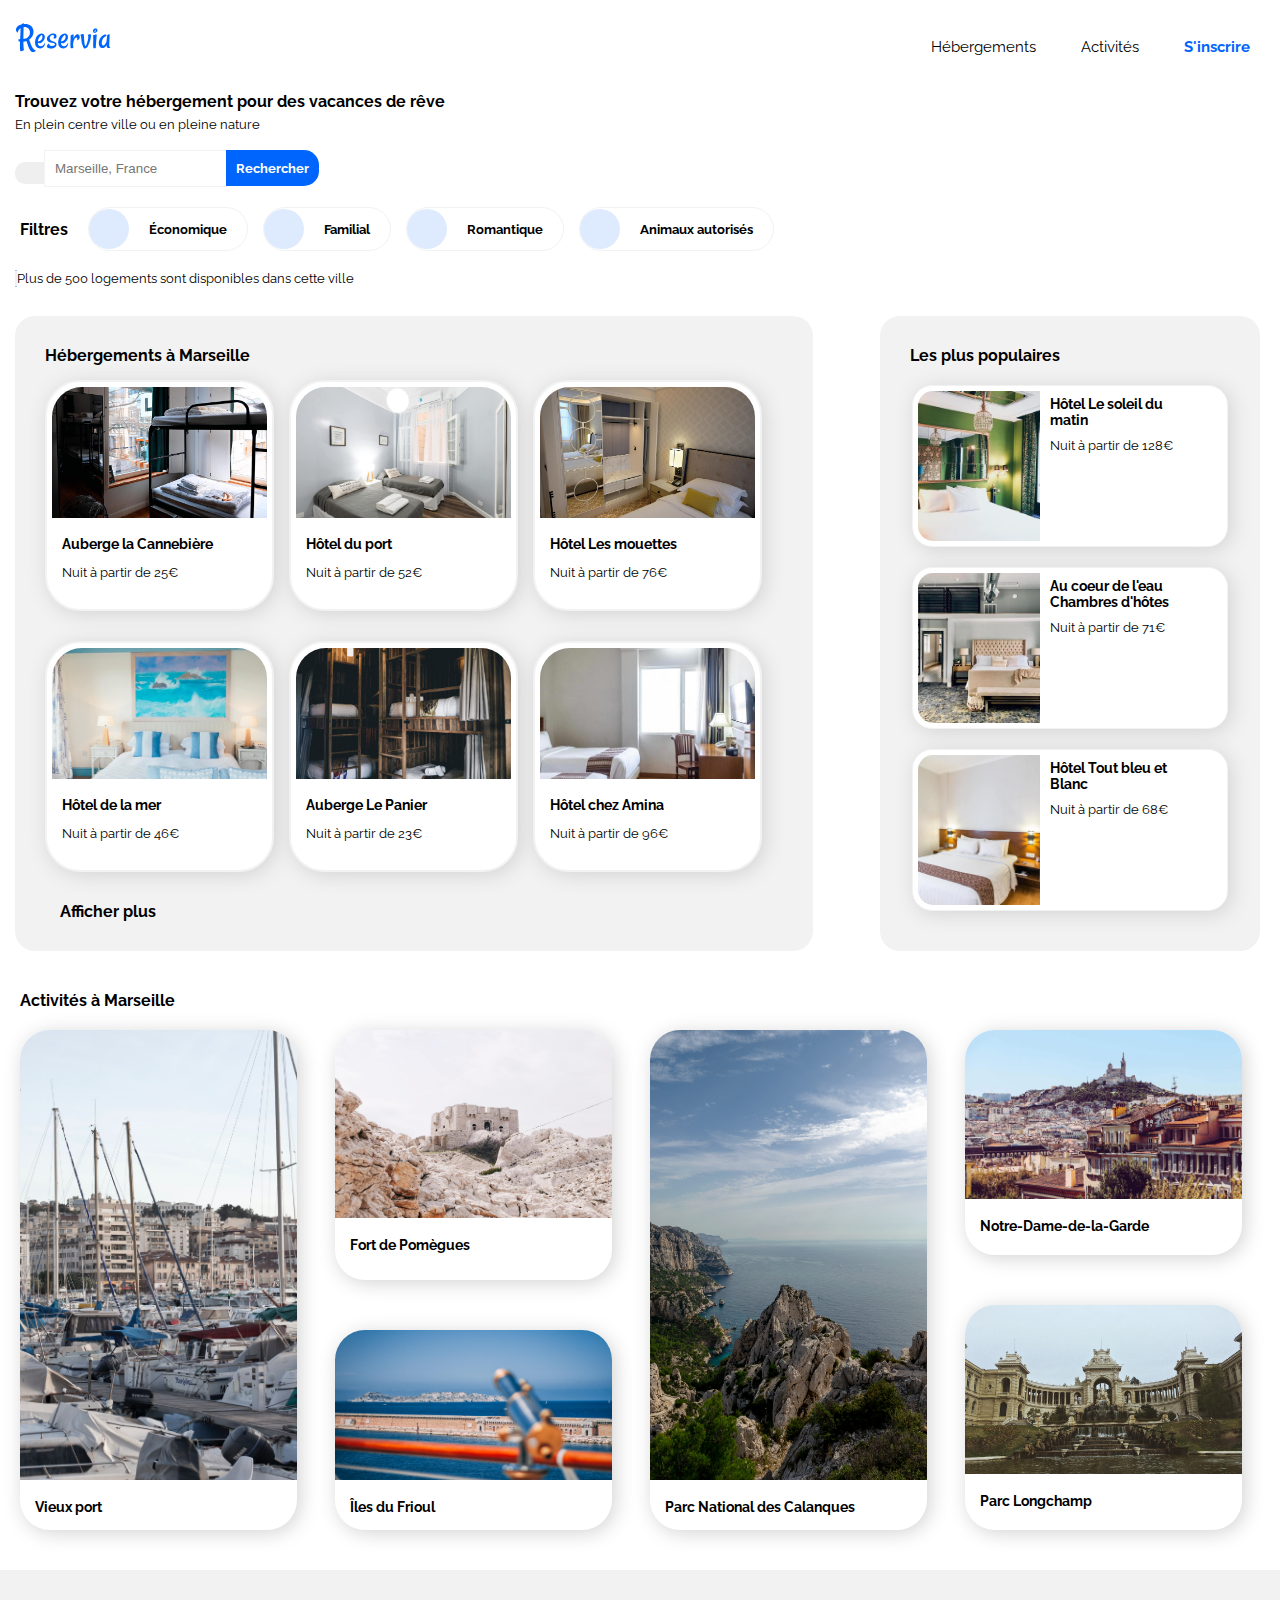
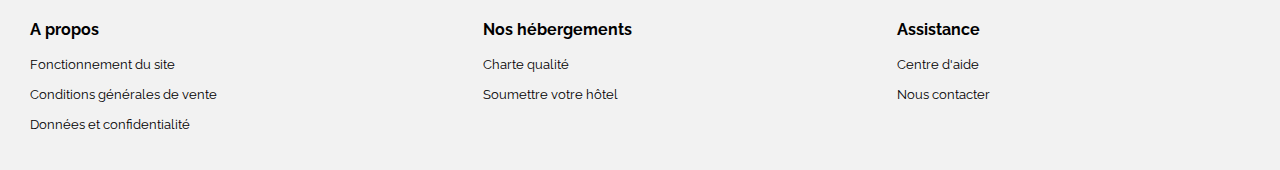
<file: index.html>
<!DOCTYPE html>
<html lang="fr">
    <head>
        <meta charset="UTF-8">
        <meta name="viewport" content="width=device-width, initial-scale=1.0">
        <meta http-equiv="X-UA-Compatible" content="IE=edge">
        <link rel="stylesheet" href="https://pro.fontawesome.com/releases/v5.10.0/css/all.css" integrity="sha384-AYmEC3Yw5cVb3ZcuHtOA93w35dYTsvhLPVnYs9eStHfGJvOvKxVfELGroGkvsg+p" crossorigin="anonymous" />
        <link rel="stylesheet" type="text/css" href="CSS/styles.css">
        <link rel="icon" type="image/png" href="CSS/images/logo/favicon.png">
        <link href="https://fonts.googleapis.com/css2?family=Raleway:wght@300;400;700&display=swap" rel="stylesheet">
        <title>Reservia Accueil</title>
    </head>

    <body>
        <!--Menu du haut-->
        <header>
            <a href="" class="logo-reservia">
                <img src="CSS/images/logo/Reservia.svg" alt="home reservia" title="Accéder à l'accueil">
            </a>

            
            <nav class="top-menu">
                <ul>
                    <li><a href="#heberge-cadre">Hébergements</a></li>
                    <li><a href="#activites">Activités</a></li>
                </ul>
                <a href="" class="subscribe">S'inscrire</a>
            </nav>
            
        
        </header>

        <!--Accueil et Barre de recherche-->
        
        <section class="intro">
            <h1>Trouvez votre hébergement pour des vacances de rêve</h1>
            <p>En plein centre ville ou en pleine nature</p>

            <div class="search-toggle">
            <button class="map-button" type="button"><i class="fas fa-map-marker-alt fa-lg"></i></button>
            <input type="text" id="city" placeholder="Marseille, France" minlength="0" maxlength="32" size="18" />
            <button class="search-button">Rechercher</button>
            <button class="mobile-search"><i class="fas fa-search"></i></button>
            </div>

        </section>
        
        <!--Les Filtres-->
        
        <section class="filters">

            <h2>Filtres</h2>
            <form class="filters-section">
                <button class="filters-button" type="button"><i class="fas fa-money-bill-wave fa-lg"></i> Économique</button>
                <button class="filters-button" type="button"><i class="fas fa-child fa-lg"></i> Familial</button>
                <button class="filters-button" type="button"><i class="fas fa-heart fa-lg"></i> Romantique</button>
                <button class="filters-button" type="button"><i class="fas fa-dog fa-lg"></i> Animaux autorisés</button>
            </form>
        </section>
            <div class="info-search">
                <p><i class="fas fa-info-circle"></i> Plus de 500 logements sont disponibles dans cette ville</p>
            </div>



        <!--Les plus populaires-->

        <section class="populaire">
            <div class="title-populaire">
                <h3>Les plus populaires</h3>
                <i class="fas fa-chart-line ico"></i>
            </div>
            
            <div class="article-populaire">
            <article>
                <a href="">
                    <img class="img-populaire" src="CSS/images/hebergements/4_small/emile-guillemot-Bj_rcSC5XfE-unsplash.jpg" alt="image hotel le soleil du matin">
                </a>
                <div class="text-populaire">
                    <h4>Hôtel Le soleil du <br/>matin</h4>
                    <p>Nuit à partir de 128€</p>
                    <div class="stars-populaire">
                        <i class="fas fa-star"></i>
                        <i class="fas fa-star"></i>
                        <i class="fas fa-star"></i>
                        <i class="fas fa-star"></i>
                        <i class="fas fa-star"></i>
                    </div>
                </div>
            </article>
        
            <article>
                <a href="">
                    <img class="img-populaire" src="CSS/images/hebergements/4_small/aw-creative-VGs8z60yT2c-unsplash.jpg" alt="image Au coeur de l'eau chambres d'hotes">
                </a>
                <div class="text-populaire">
                    <h4>Au coeur de l'eau <br/>Chambres d'hôtes</h4>
                    <p>Nuit à partir de 71€</p>
                    <div class="stars-populaire">
                        <i class="fas fa-star"></i>
                        <i class="fas fa-star"></i>
                        <i class="fas fa-star"></i>
                        <i class="fas fa-star"></i>
                        <i class="fas fa-star empty"></i>
                    </div>
                </div>
            
            </article>
        
            <article>
                <a href="">
                    <img class="img-populaire" src="CSS/images/hebergements/4_small/febrian-zakaria-sjvU0THccQA-unsplash.jpg" alt="image hotel tout bleu et blanc">
                </a>
                <div class="text-populaire">
                <h4>Hôtel Tout bleu et <br/>Blanc</h4>
                <p>Nuit à partir de 68€</p>
                <div class="stars-populaire">
                    <i class="fas fa-star"></i>
                    <i class="fas fa-star"></i>
                    <i class="fas fa-star"></i>
                    <i class="fas fa-star"></i>
                    <i class="fas fa-star empty"></i>
                </div>
                </div>
            </article>
            </div>
        </section>

        <!--Hébergements à Marseille-->

        <section id="heberge-cadre">
        <h3>Hébergements à Marseille</h3>
        <div class="hebergements">
            <article>
                <a href=""><img class="img-hebergements" src="CSS/images/hebergements/3_medium/marcus-loke-WQJvWU_HZFo-unsplash.jpg" alt="image auberge la cannebiere"></a>
                <div class="text-hebergements">
                    <h4>Auberge la Cannebière</h4>
                    <p>Nuit à partir de 25€</p>
                    <div class="stars-hebergements">
                        <i class="fas fa-star"></i>
                        <i class="fas fa-star"></i>
                        <i class="fas fa-star"></i>
                        <i class="fas fa-star"></i>
                        <i class="fas fa-star empty"></i>
                    </div>
                </div>
            </article>
        
        
            <article>
                <a href="">
                    <img class="img-hebergements" src="CSS/images/hebergements/3_medium/fred-kleber-gTbaxaVLvsg-unsplash.jpg" alt="image hotel du port">
                </a>
                <div class="text-hebergements">
                    <h4>Hôtel du port</h4>
                    <p>Nuit à partir de 52€</p>
                    <div class="stars-hebergements">
                        <i class="fas fa-star"></i>
                        <i class="fas fa-star"></i>
                        <i class="fas fa-star"></i>
                        <i class="fas fa-star"></i>
                        <i class="fas fa-star"></i>
                    </div>
                </div>
            </article>
        
            <article>
                <a href="">
                    <img class="img-hebergements" src="CSS/images/hebergements/3_medium/reisetopia-B8WIgxA_PFU-unsplash.jpg" alt="image hotel les mouettes">
                </a>
                <div class="text-hebergements">
                    <h4>Hôtel Les mouettes</h4>
                    <p>Nuit à partir de 76€</p>
                    <div class="stars-hebergements">
                        <i class="fas fa-star"></i>
                        <i class="fas fa-star"></i>
                        <i class="fas fa-star"></i>
                        <i class="fas fa-star"></i>
                        <i class="fas fa-star empty"></i>
                    </div>
                </div>
            </article>
        
            <article>
                <a href="">
                    <img class="img-hebergements" src="CSS/images/hebergements/3_medium/annie-spratt-Eg1qcIitAuA-unsplash.jpg" alt="image hotel de la mer">
                </a>
                <div class="text-hebergements">
                    <h4>Hôtel de la mer</h4>
                    <p>Nuit à partir de 46€</p>
                    <div class="stars-hebergements">
                        <i class="fas fa-star"></i>
                        <i class="fas fa-star"></i>
                        <i class="fas fa-star"></i>
                        <i class="fas fa-star empty"></i>
                        <i class="fas fa-star empty"></i>
                    </div>
                </div>
            </article>
        
            <article>
                <a href="">
                    <img class="img-hebergements" src="CSS/images/hebergements/3_medium/nicate-lee-kT-ZyaiwBe0-unsplash.jpg" alt="image auberge le panier">
                </a>
                <div class="text-hebergements">
                    <h4>Auberge Le Panier</h4>
                    <p>Nuit à partir de 23€</p>
                    <div class="stars-hebergements">
                        <i class="fas fa-star"></i>
                        <i class="fas fa-star"></i>
                        <i class="fas fa-star"></i>
                        <i class="fas fa-star"></i>
                        <i class="fas fa-star empty"></i>
                    </div>
                </div>
            </article>
        
            <article>
                <a href="">
                    <img class="img-hebergements" src="CSS/images/hebergements/4_small/febrian-zakaria-M6S1WvfW68A-unsplash.jpg" alt="image hotel chez amina">
                </a>
                <div class="text-hebergements">
                    <h4>Hôtel chez Amina</h4>
                    <p>Nuit à partir de 96€</p>
                    <div class="stars-hebergements">
                        <i class="fas fa-star"></i>
                        <i class="fas fa-star"></i>
                        <i class="fas fa-star"></i>
                        <i class="fas fa-star"></i>
                        <i class="fas fa-star"></i>
                    </div>
                </div>
            </article>
        </div>
        <div class="show-more">
        <a href="">Afficher plus</a>
        </div>
        </section>

        <!--Activités à Marseille-->
        
        <section id="activites">
        <h3>Activités à Marseille</h3>
        <div class="acti-articles">
            <article class="act2">
                <a href=""><img class="img-activites2" src="CSS/images/activites/1_xlarge/reno-laithienne-QUgJhdY5Fyk-unsplash.jpg" alt="image vieux port"></a>
                <h4>Vieux port</h4>
            </article>
        
            <article class="act3">
                <a href=""><img class="img-activites" src="CSS/images/activites/2_large/paul-hermann-QFTrLdQIRhI-unsplash.jpg" alt="image fort de pomègues"></a>
                <h4>Fort de Pomègues</h4>
            </article>
        
            <article class="act4">
                <a href=""><img class="img-activites" src="CSS/images/activites/2_large/kevin-hikari-rV_Qd1l-VXg-unsplash.jpg" alt="image iles du frioul"></a>
                <h4>Îles du Frioul</h4>
            </article>
        
            <article class="act2">
                <a href=""><img class="img-activites2" src="CSS/images/activites/1_xlarge/kilyan-sockalingum-NR8-cBCN3aI-unsplash.jpg" alt="image parc national des calanques"></a>
                <h4>Parc National des Calanques</h4>
            </article>
        
            <article class="act1">
                <a href=""><img class="img-activites" src="CSS/images/activites/2_large/florian-wehde-xW9e8gdotxI-unsplash.jpg" alt="image notre-dame-de-la-garde"></a>
                <h4>Notre-Dame-de-la-Garde</h4>
            </article>
         
            <article class="act5">
                <a href=""><img class="img-activites" src="CSS/images/activites/2_large/lena-paulin-wH2-EJoDcV0-unsplash.jpg" alt="image parc longchamp"></a>
                <h4>Parc Longchamp</h4>
            </article>
        </div>
        </section>

        <!--Menu du bas-->
        
        <footer>
            <section class="footerr">
                <div class="footert">
                    <ul>
                        <li>
                            <h5>A propos</h5>
                        </li>
                        <li><a href="" class="footeroptions">Fonctionnement du site</a></li>
                        <li><a href="" class="footeroptions">Conditions générales de vente</a></li>
                        <li><a href="" class="footeroptions">Données et confidentialité</a></li>
                    </ul>
                </div>
            
                <div class="footert">
                    <ul>
                        <li>
                            <h5>Nos hébergements</h5>
                        </li>
                        <li><a href="" class="footeroptions">Charte qualité</a></li>
                        <li><a href="" class="footeroptions">Soumettre votre hôtel</a></li>
                    </ul>
                </div>
            
                <div class="footert">
                    <ul>
                        <li>
                            <h5>Assistance</h5>
                        </li>
                        <li><a href="" class="footeroptions">Centre d'aide</a></li>
                        <li><a href="" class="footeroptions">Nous contacter</a></li>
                    </ul>
                </div>
            </section>
        </footer>
        </body>
</html>
</file>
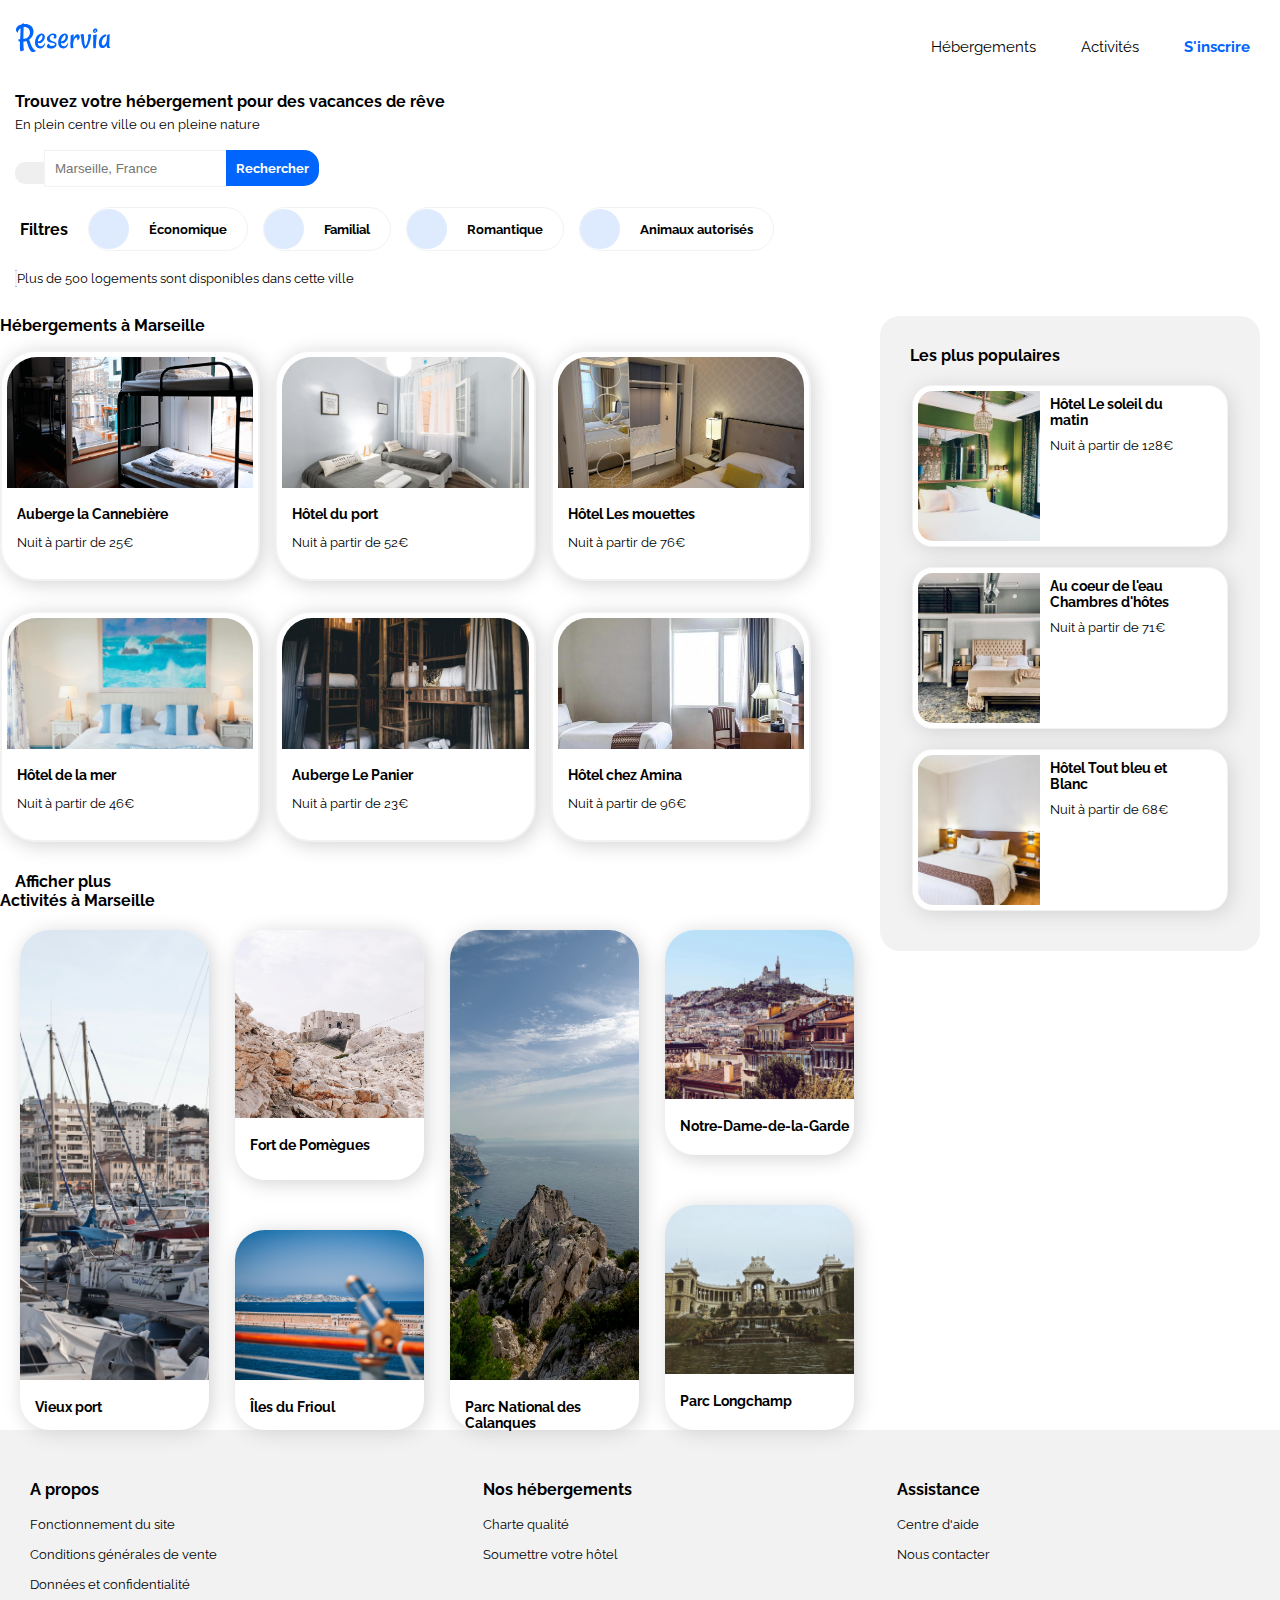
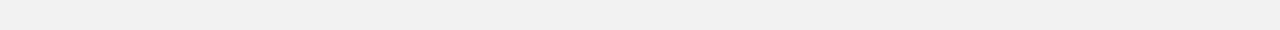
<file: reservia.html>
<!DOCTYPE html>
<html lang="fr"
    <head>
        <meta charset="UTF-8">
        <meta name="viewport" content="width=device-width, user-scalable=no>
        <meta http-equiv="X-UA-Compatible" content="IE=edge">
        <link rel="stylesheet" href="https://pro.fontawesome.com/releases/v5.10.0/css/all.css" integrity="sha384-AYmEC3Yw5cVb3ZcuHtOA93w35dYTsvhLPVnYs9eStHfGJvOvKxVfELGroGkvsg+p" crossorigin="anonymous" />
        <link rel="stylesheet" type="text/css" href="CSS/styles.css">
        <link rel="icon" type="image/png" href="CSS/images/logo/favicon.png">
        <link href="https://fonts.googleapis.com/css2?family=Raleway:wght@300;400;700&display=swap" rel="stylesheet">
        <title>Reservia - Accueil</title>
    </head>

    <body>
        <!--Menu du haut-->
        <header>
            <a href="" class="logo-reservia">
                <img src="CSS/images/logo/Reservia.svg" alt="home reservia" title="Accéder à l'accueil">
            </a>

            
            <nav class="top-menu">
                <ul>
                    <li><a href="">Hébergements</a></li>
                    <li><a href="">Activités</a></li>
                </ul>
                <a href="" class="subscribe">S'inscrire</a>
            </nav>
            
        
        </header>

        <!--Accueil et Barre de recherche-->
        
        <section class="intro">
            <h1>Trouvez votre hébergement pour des vacances de rêve</h1>
            <p>En plein centre ville ou en pleine nature</p>

            <div class="search-toggle">
            <button class="map-button" type="button"><i class="fas fa-map-marker-alt fa-lg"></i></button>
            <input type="text" id="city" placeholder="Marseille, France" minlength="0" maxlength="32" size="18" />
            <button class="search-button">Rechercher</button>
            <button class="mobile-search"><i class="fas fa-search"></i></button>
            </div>

        </section>
        
        <!--Les Filtres-->
        
        <section class="filters">

            <h2>Filtres</h2>
            <form class="filters-section">
                <button class="filters-button" type="button"><i class="fas fa-money-bill-wave fa-lg"></i> Économique</button>
                <button class="filters-button" type="button"><i class="fas fa-child fa-lg"></i> Familial</button>
                <button class="filters-button" type="button"><i class="fas fa-heart fa-lg"></i> Romantique</button>
                <button class="filters-button" type="button"><i class="fas fa-dog fa-lg"></i> Animaux autorisés</button>
            </form>
        </section>
            <div class="info-search">
                <p><i class="fas fa-info-circle"></i> Plus de 500 logements sont disponibles dans cette ville</p>
            </div>



        <!--Les plus populaires-->

        <section class="populaire">
            <div class="title-populaire">
                <h3>Les plus populaires</h3>
                <i class="fas fa-chart-line ico"></i>
            </div>
            
            <div class="article-populaire">
            <article>
                <a href="">
                    <img class="img-populaire" src="CSS/images/hebergements/4_small/emile-guillemot-Bj_rcSC5XfE-unsplash.jpg" alt="image hotel le soleil du matin">
                </a>
                <div class="text-populaire">
                    <h4>Hôtel Le soleil du <br/>matin</h4>
                    <p>Nuit à partir de 128€</p>
                    <div class="stars-populaire">
                        <i class="fas fa-star"></i>
                        <i class="fas fa-star"></i>
                        <i class="fas fa-star"></i>
                        <i class="fas fa-star"></i>
                        <i class="fas fa-star"></i>
                    </div>
                </div>
            </article>
        
            <article>
                <a href="">
                    <img class="img-populaire" src="CSS/images/hebergements/4_small/aw-creative-VGs8z60yT2c-unsplash.jpg" alt="image Au coeur de l'eau chambres d'hotes">
                </a>
                <div class="text-populaire">
                    <h4>Au coeur de l'eau <br/>Chambres d'hôtes</h4>
                    <p>Nuit à partir de 71€</p>
                    <div class="stars-populaire">
                        <i class="fas fa-star"></i>
                        <i class="fas fa-star"></i>
                        <i class="fas fa-star"></i>
                        <i class="fas fa-star"></i>
                        <i class="fas fa-star empty"></i>
                    </div>
                </div>
            
            </article>
        
            <article>
                <a href="">
                    <img class="img-populaire" src="CSS/images/hebergements/4_small/febrian-zakaria-sjvU0THccQA-unsplash.jpg" alt="image hotel tout bleu et blanc">
                </a>
                <div class="text-populaire">
                <h4>Hôtel Tout bleu et <br/>Blanc</h4>
                <p>Nuit à partir de 68€</p>
                <div class="stars-populaire">
                    <i class="fas fa-star"></i>
                    <i class="fas fa-star"></i>
                    <i class="fas fa-star"></i>
                    <i class="fas fa-star"></i>
                    <i class="fas fa-star empty"></i>
                </div>
                </div>
            </article>
            </div>
        </section>

        <!--Hébergements à Marseille-->

        <section class="heberge-cadre">
        <h3>Hébergements à Marseille</h3>
        <div class="hebergements">
            <article>
                <a href=""><img class="img-hebergements" src="CSS/images/hebergements/3_medium/marcus-loke-WQJvWU_HZFo-unsplash.jpg" alt="image auberge la cannebiere"></a>
                <div class="text-hebergements">
                    <h4>Auberge la Cannebière</h4>
                    <p>Nuit à partir de 25€</p>
                    <div class="stars-hebergements">
                        <i class="fas fa-star"></i>
                        <i class="fas fa-star"></i>
                        <i class="fas fa-star"></i>
                        <i class="fas fa-star"></i>
                        <i class="fas fa-star empty"></i>
                    </div>
                </div>
            </article>
        
        
            <article>
                <a href="">
                    <img class="img-hebergements" src="CSS/images/hebergements/3_medium/fred-kleber-gTbaxaVLvsg-unsplash.jpg" alt="image hotel du port">
                </a>
                <div class="text-hebergements">
                    <h4>Hôtel du port</h4>
                    <p>Nuit à partir de 52€</p>
                    <div class="stars-hebergements">
                        <i class="fas fa-star"></i>
                        <i class="fas fa-star"></i>
                        <i class="fas fa-star"></i>
                        <i class="fas fa-star"></i>
                        <i class="fas fa-star"></i>
                    </div>
                </div>
            </article>
        
            <article>
                <a href="">
                    <img class="img-hebergements" src="CSS/images/hebergements/3_medium/reisetopia-B8WIgxA_PFU-unsplash.jpg" alt="image hotel les mouettes">
                </a>
                <div class="text-hebergements">
                    <h4>Hôtel Les mouettes</h4>
                    <p>Nuit à partir de 76€</p>
                    <div class="stars-hebergements">
                        <i class="fas fa-star"></i>
                        <i class="fas fa-star"></i>
                        <i class="fas fa-star"></i>
                        <i class="fas fa-star"></i>
                        <i class="fas fa-star empty"></i>
                    </div>
                </div>
            </article>
        
            <article>
                <a href="">
                    <img class="img-hebergements" src="CSS/images/hebergements/3_medium/annie-spratt-Eg1qcIitAuA-unsplash.jpg" alt="image hotel de la mer">
                </a>
                <div class="text-hebergements">
                    <h4>Hôtel de la mer</h4>
                    <p>Nuit à partir de 46€</p>
                    <div class="stars-hebergements">
                        <i class="fas fa-star"></i>
                        <i class="fas fa-star"></i>
                        <i class="fas fa-star"></i>
                        <i class="fas fa-star empty"></i>
                        <i class="fas fa-star empty"></i>
                    </div>
                </div>
            </article>
        
            <article>
                <a href="">
                    <img class="img-hebergements" src="CSS/images/hebergements/3_medium/nicate-lee-kT-ZyaiwBe0-unsplash.jpg" alt="image auberge le panier">
                </a>
                <div class="text-hebergements">
                    <h4>Auberge Le Panier</h4>
                    <p>Nuit à partir de 23€</p>
                    <div class="stars-hebergements">
                        <i class="fas fa-star"></i>
                        <i class="fas fa-star"></i>
                        <i class="fas fa-star"></i>
                        <i class="fas fa-star"></i>
                        <i class="fas fa-star empty"></i>
                    </div>
                </div>
            </article>
        
            <article>
                <a href="">
                    <img class="img-hebergements" src="CSS/images/hebergements/4_small/febrian-zakaria-M6S1WvfW68A-unsplash.jpg" alt="image hotel chez amina">
                </a>
                <div class="text-hebergements">
                    <h4>Hôtel chez Amina</h4>
                    <p>Nuit à partir de 96€</p>
                    <div class="stars-hebergements">
                        <i class="fas fa-star"></i>
                        <i class="fas fa-star"></i>
                        <i class="fas fa-star"></i>
                        <i class="fas fa-star"></i>
                        <i class="fas fa-star"></i>
                    </div>
                </div>
            </article>
        </div>
        <div class="show-more">
        <a href="">Afficher plus</a>
        </div>
        </section>

        <!--Activités à Marseille-->
        
        <section class="activites">
        <h3>Activités à Marseille</h3>
        <div class="acti-articles">
            <article class="act2">
                <a href=""><img class="img-activites2" src="CSS/images/activites/1_xlarge/reno-laithienne-QUgJhdY5Fyk-unsplash.jpg" alt="image vieux port"></a>
                <h4>Vieux port</h4>
            </article>
        
            <article class="act3">
                <a href=""><img class="img-activites" src="CSS/images/activites/2_large/paul-hermann-QFTrLdQIRhI-unsplash.jpg" alt="image fort de pomègues"></a>
                <h4>Fort de Pomègues</h4>
            </article>
        
            <article class="act4">
                <a href=""><img class="img-activites" src="CSS/images/activites/2_large/kevin-hikari-rV_Qd1l-VXg-unsplash.jpg" alt="image iles du frioul"></a>
                <h4>Îles du Frioul</h4>
            </article>
        
            <article class="act2">
                <a href=""><img class="img-activites2" src="CSS/images/activites/1_xlarge/kilyan-sockalingum-NR8-cBCN3aI-unsplash.jpg" alt="image parc national des calanques"></a>
                <h4>Parc National des Calanques</h4>
            </article>
        
            <article class="act1">
                <a href=""><img class="img-activites" src="CSS/images/activites/2_large/florian-wehde-xW9e8gdotxI-unsplash.jpg" alt="image notre-dame-de-la-garde"></a>
                <h4>Notre-Dame-de-la-Garde</h4>
            </article>
         
            <article class="act5">
                <a href=""><img class="img-activites" src="CSS/images/activites/2_large/lena-paulin-wH2-EJoDcV0-unsplash.jpg" alt="image parc longchamp"></a>
                <h4>Parc Longchamp</h4>
            </article>
        </div>
        </section>

        <!--Menu du bas-->
        
        <footer>
            <section class="footerr">
                <div class="footert">
                    <ul>
                        <li>
                            <h5>A propos</h5>
                        </li>
                        <li><a href="" class="footeroptions">Fonctionnement du site</a></li>
                        <li><a href="" class="footeroptions">Conditions générales de vente</a></li>
                        <li><a href="" class="footeroptions">Données et confidentialité</a></li>
                    </ul>
                </div>
            
                <div class="footert">
                    <ul>
                        <li>
                            <h5>Nos hébergements</h5>
                        </li>
                        <li><a href="" class="footeroptions">Charte qualité</a></li>
                        <li><a href="" class="footeroptions">Soumettre votre hôtel</a></li>
                    </ul>
                </div>
            
                <div class="footert">
                    <ul>
                        <li>
                            <h5>Assistance</h5>
                        </li>
                        <li><a href="" class="footeroptions">Centre d'aide</a></li>
                        <li><a href="" class="footeroptions">Nous contacter</a></li>
                    </ul>
                </div>
            </section>
        </footer>
        </body>
        </html>
</html>
</file>
<file: CSS/styles.css>
html, body, div, span, applet, object, iframe,
h1, h2, h3, h4, h5, h6, p, blockquote, pre,
a, abbr, acronym, address, big, cite, code,
del, dfn, em, img, ins, kbd, q, s, samp,
small, strike, strong, sub, sup, tt, var,
b, u, i, center,
dl, dt, dd, ol, ul, li,
fieldset, form, label, legend,
table, caption, tbody, tfoot, thead, tr, th, td,
article, aside, canvas, details, embed, 
figure, figcaption, footer, header, hgroup, 
menu, nav, output, ruby, section, summary,
time, mark, audio, video {
    margin: 0;
	padding: 0;
	border: 0;
	font-size: 100%;
	vertical-align: baseline;
}

/* CSS Reset pour qu'aucun navigateur n'applique de réglages préalables de mise en page */

body {
    font-family: 'Raleway', sans-serif;
}

p {
    font-size: small;
}

li {
    list-style-type: none;
}

/* Header */

header {
    display: flex;
    justify-content: space-between;
    align-items: center;
    margin-bottom: 25px;
    margin-left: 15px;
    margin-right: 15px;
    margin-top: 0;
}

.logo-reservia {
    padding-top: 15px;
}

.top-menu {
    display: flex;
    align-items: center;
}

.top-menu ul {
    display: flex;
    justify-content: flex-end;
    width: 90%;
}
.top-menu li {
    margin-left: 15px;
    padding-top: 30px;
    padding-left: 15px;
    padding-right: 15px;
    font-size: 15px;
}

.top-menu li a {
    text-decoration: none;
    color: black;
}

.top-menu li:hover {
    border-top: solid;
    border-color: #0065FC;
}


.top-menu li a:hover {
    color: #0065FC;
}

.subscribe {
    color: #0065FC;
    font-weight: bold;
    text-decoration: none;
    margin-left: 15px;
    padding-top: 30px;
    padding-left: 15px;
    padding-right: 15px;
    font-size: 15px;
}

/* Accueil barre de recherche */

.intro {
    line-height: 1.6;
    margin-left: 15px;
    margin-right: 15px;
}

.map-button {
    border: none;
    padding: 11px 15px 11px 15px;
    margin-right: -5px;
    color: initial;
    border-top-left-radius: 10px;
    border-bottom-left-radius: 10px;
}

.map-button:hover {
    color: #0065FC;
}

#city {
    border: 1px solid;
    border-color: #F2F2F2;
    padding: 10px;
    margin-top: 15px;
}

.search-button {
    display: inline-block;
    justify-content: center;
    align-items: center;
    padding: 10px;
    color: white;
    font-weight: bold;
    background-color: #0065FC;
    border: transparent;
    border-top-right-radius: 15px;
    border-bottom-right-radius: 15px;
    margin-left: -5px;
    font-family: 'Raleway', sans-serif;
}

.search-button:hover {
    color: #F2F2F2;
}

.mobile-search {
    display: none;
}

/* Filtres */

.filters {
    display: flex;
    align-items: center;
    margin-bottom: 20px;
    margin-top: 20px;
    margin-left: 15px;
    margin-right: 15px;
}

h2 {
    margin-left: 5px;
    margin-right: 5px;
}

.filters-section {
    display: flex;
    align-items: center;
}

.filters-button {
    display: flex;
    align-items: center;
    margin-left: 15px;
    padding-left: 0px;
    padding-right: 20px;
    border: 1px solid;
    border-color: #F2F2F2;
    border-radius: 30px;
    background-color: white;
    font-weight: bold;
    font-family: 'Raleway', sans-serif;
}

.filters-button:hover {
    color: white;
    background-color: #0065FC;
}

.filters i {
    color: #0065FC;
    border: none;
    border-radius: 30px;
    padding: 20px ;
    margin-right: 20px;
    background-color: #DEEBFF;
}


.fa-info-circle {
    color: white;
    background-color: #0065FC;
    border: 1px solid;
    border-color: #F2F2F2;
    border-radius: 25px;
}

.info-search {
    margin-bottom: 30px;
    margin-left: 15px;
}

/* Articles les plus populaires */

.populaire {
    width: 25%;
    background-color: #f2f2f2;
    display: flex;
    flex-direction: column;
    float: right;
    border-radius: 20px;
    margin-right: 20px;
    padding: 30px;
}

.title-populaire {
    display: flex;
    justify-content: space-between;
    align-content: center;
    margin-bottom: 10px;
}


.article-populaire {
    display: flex;
    flex-direction: column;
    align-items: center;
}

.article-populaire article {
    width: 95%;
    height: 150px;
    margin: 10px;
    padding: 5px;
    border: 1px solid;
    border-color: #f2f2f2;
    box-shadow: 3px 3px 20px lightgrey;
    border-radius: 20px;
    background-color: white;
}

.img-populaire {
    object-fit: cover;
    width: 100%;
    height: 100%;
    border-bottom-left-radius: 15px;
    border-top-left-radius: 15px;
}


.article-populaire article a {
    width: 40%;
    height: 100%;
    float: left;
}

.text-populaire {
    display: flex;
    flex-direction: column;
    align-items: flex-start;
    padding-left: 10px;
    height: 100%;
}
.text-populaire p {
    margin-top: 10px;
}

.text-populaire h4 {
    margin-top: 5px;
}

.stars-populaire {
    margin-top: 65px;
}



/* Hébergements */


#heberge-cadre {
    background-color: #F2F2F2;
    width: 60%;
    padding-top: 30px;
    padding-bottom: 30px;
    padding-left: 30px;
    border-radius: 20px;
    margin-left: 15px;
}

.hebergements {
    display: flex;
    flex-direction: row;
    flex-wrap: wrap;
}

.hebergements article {
    width: 28%;
    height: 217px;
    margin: 15px 15px 15px 0px;
    border-radius: 35px;
    padding: 5px;
    border: 2px solid;
    border-color: #F2F2F2;
    box-shadow: 3px 3px 20px lightgrey;
    background-color: white;
}

.text-hebergements {
    display: flex;
    flex-direction: column;
    justify-content: space-evenly;
    margin-left: 10px;
    height: 40%;
}


.img-hebergements {
    object-fit: cover;
    width: 100%;
    height: 60%;
    border-top-left-radius: 30px;
    border-top-right-radius: 30px;
}

.show-more {
    margin-top: 15px;
    margin-left: 15px;
}

.show-more a{
    text-decoration: none;
    font-weight: bold;
    color: black;
}


/* Proportion, couleurs... des titres et paragraphes des articles */

h3 {
    font-size: 16px;
}

h4 {
    font-size: 14px;
}

.fa-star {
    color: #0065FC;
}

.empty {
    color: #f2f2f2;

}

/* Activités à Marseille */

#activites {
    margin-top: 40px;
    margin-bottom: 40px;
    height: auto;
}

#activites h3 {
    padding-left: 20px;
}

.acti-articles {
    display: flex;
    flex-direction: column;
    flex-wrap: wrap;
    height: 500px;
    margin-top: 20px;
    padding-left: 20px;
}

.act1 {
    width: 22%;
    height: 225px;
    box-shadow: 3px 3px 20px lightgrey;
    border-radius: 30px;
}

.act2 {
    width: 22%;
    height: 500px;
    box-shadow: 3px 3px 20px lightgrey;
    border-radius: 30px;
}

.act3 {
    width: 22%;
    height: 250px;
    box-shadow: 3px 3px 20px lightgrey;
    border-radius: 30px;
}
.act4{
    width: 22%;
    height: 200px;
    box-shadow: 3px 3px 20px lightgrey;
    border-radius: 30px;
    margin-top: 50px;
}

.act5 {
    width: 22%;
    height: 225px;
    box-shadow: 3px 3px 20px lightgrey;
    border-radius: 30px;
    margin-top: 50px;
}

.acti-articles h4 {
    width: 100%;
    display: flex;
    justify-content: left;
    padding-top: 15px;
    margin-left: 15px;
}

.img-activites {
    object-fit: cover;
    width: 100%;
    height: 75%;
    border-top-left-radius: 30px;
    border-top-right-radius: 30px;
}

.img-activites2 {
    object-fit: cover;
    width: 100%;
    height: 90%;
    border-top-left-radius: 30px;
    border-top-right-radius: 30px;
}


/* Footer */


footer {
    height: 200px;
    background-color: #F2F2F2;
}

.footerr {
    width: 75%;
    height: 80%;
    display: flex;
    justify-content: space-between;
    align-items: baseline;
    padding-left: 30px;
    padding-top: 40px;
}


h5 {
    font-size: medium;
    line-height: 40px;
}

.footeroptions {
    text-decoration: none;
    font-size: small;
    color: black;
    line-height: 30px;
}

.footeroptions:hover {
    color: #0065FC;
}



/* Responsive < 1100px */

@media all and (max-width: 1100px) {

    h2 {
        margin-bottom: 15px;
    }
            
    .filters {
        display: flex;
        flex-wrap: wrap;
    }

    .filters-section {
        display: flex;
        flex-wrap: wrap; 
    }

    .filters-button {
        margin-bottom: 10px;
    }

    h3{
        font-size: large;
    }

    .populaire {
        width: 100%;
        margin-bottom: 30px;
        margin-right: 0;
        border-radius: 0;
    }

    .title-populaire {
        margin-left: 70px;
    }
    
    .article-populaire {
        margin-left: 60px;
        width: 90%;
        border-radius: 30px;
    }

    #heberge-cadre {
        width: 90%;
        background-color: white;
        margin-right: 0;
    }
    
    .hebergements {
        display: flex;
        flex-direction: column;
        width: 100%;
    }

    .hebergements article {
        width: 90%;
        margin-bottom: 0px;
    }

    .show-more {
        margin-top: 25px;
    }

    #activites {
        display: flex;
        flex-direction: column;
        width: 90%;
        height: 1300px;
        margin-bottom: 80px;
        background-color: white;
    }

    #activites h3 {
        padding-left: 50px;
    }

    .acti-articles {
        display: flex;
        flex-direction: column;
        flex-wrap: nowrap;
        width: 100%;
        padding-left: 60px;
    }

    .act1, .act2, .act3, .act4, .act5 {
        width: 95%;
        height: auto;
        margin: 0px 0px 20px 0px;
    }

    .img-activites, .img-activites2 {
        height: 150px;
    }

    .acti-articles h4 {
        width: 100%;
        display: flex;
        justify-content: left;
        padding-bottom: 15px;
    }

    footer {
        height: auto;
    }

    .footerr {
        display: flex;
        flex-direction: column;
        padding-left: 60px;
    }

    .footert {
        margin-bottom: 30px;
    }
}




/* Responsive < 450px */

@media all and (max-width: 450px) {


    header {
        display: flex;
        flex-wrap: wrap;
        margin: 0;
    }

    .logo-reservia {
        margin-left: 15px;
    }

    .top-menu {
        width: 100%;
        margin: 0px;
    }

    .top-menu ul {
        width: 100%;
        margin-bottom: 30px;
    }

    .top-menu li {
        width: 50%;
        margin: 0px;
        padding-top: 15px;
        display: flex;
        justify-content: center;
        border-bottom: 2px solid;
        border-color: #DEEBFF;
    }

    .top-menu li a {
        line-height: 40px;
    }

    .subscribe {
        position: absolute;
        right: 10px;
        top: 2px;
    }

    .top-menu li:hover {
        border-bottom: 2px solid;
        border-color: #0065FC;
        border-top: none;
    }

    .top-menu li a:hover {
    color: #0065FC;
    }

    .search-toggle {
        display: flex;
        align-items: center;
        margin-top: 10px;
    }

    .mobile-search {
        display: flex;
        justify-content: center;
        align-items: center;
        padding: 10px;
        color: white;
        font-weight: bold;
        background-color: #0065FC;
        border: transparent;
        border-top-right-radius: 15px;
        border-bottom-right-radius: 15px;
        margin-left: -5px;
    }

    .search-button {
        display: none;
    }


    .map-button, .mobile-search {
        height: fit-content;
    }

    #city {
        margin: 0;
    }

    .populaire {
        width: 100%;
        padding: 0;
        margin: 0;
        margin-bottom: 20px;
    }

    .title-populaire {
        margin-left: 20px;
        margin-top: 20px;
        width: 90%;
    }

    .article-populaire {
        width: 85%;
        margin-left: 20px;
    }

    .text-populaire {
        display: block;
        padding-left: 120px;
    }

    #heberge-cadre {
        width: 100%;
        margin: 0;
        padding: 0;
    }

    .hebergements {
        margin-left: 20px;
    }

    .hebergements article {
        width: 85%;
    }

    #heberge-cadre h3 {
        margin-left: 20px;
    }

    .show-more {
        margin-left: 20px;
    }

    #activites {
        height: 1400px;
        width: 100%;
    }

    #activites h3 {
        padding-left: 30px;
    }

    .acti-articles{
        width: 85%;
        padding-left: 30px;
    }

    .acti-articles h4 {
    width: 100%;
    display: flex;
    justify-content: left;
    padding-bottom: 15px;
    }

    .footerr {
        padding-left: 40px;
    }
}
</file>
